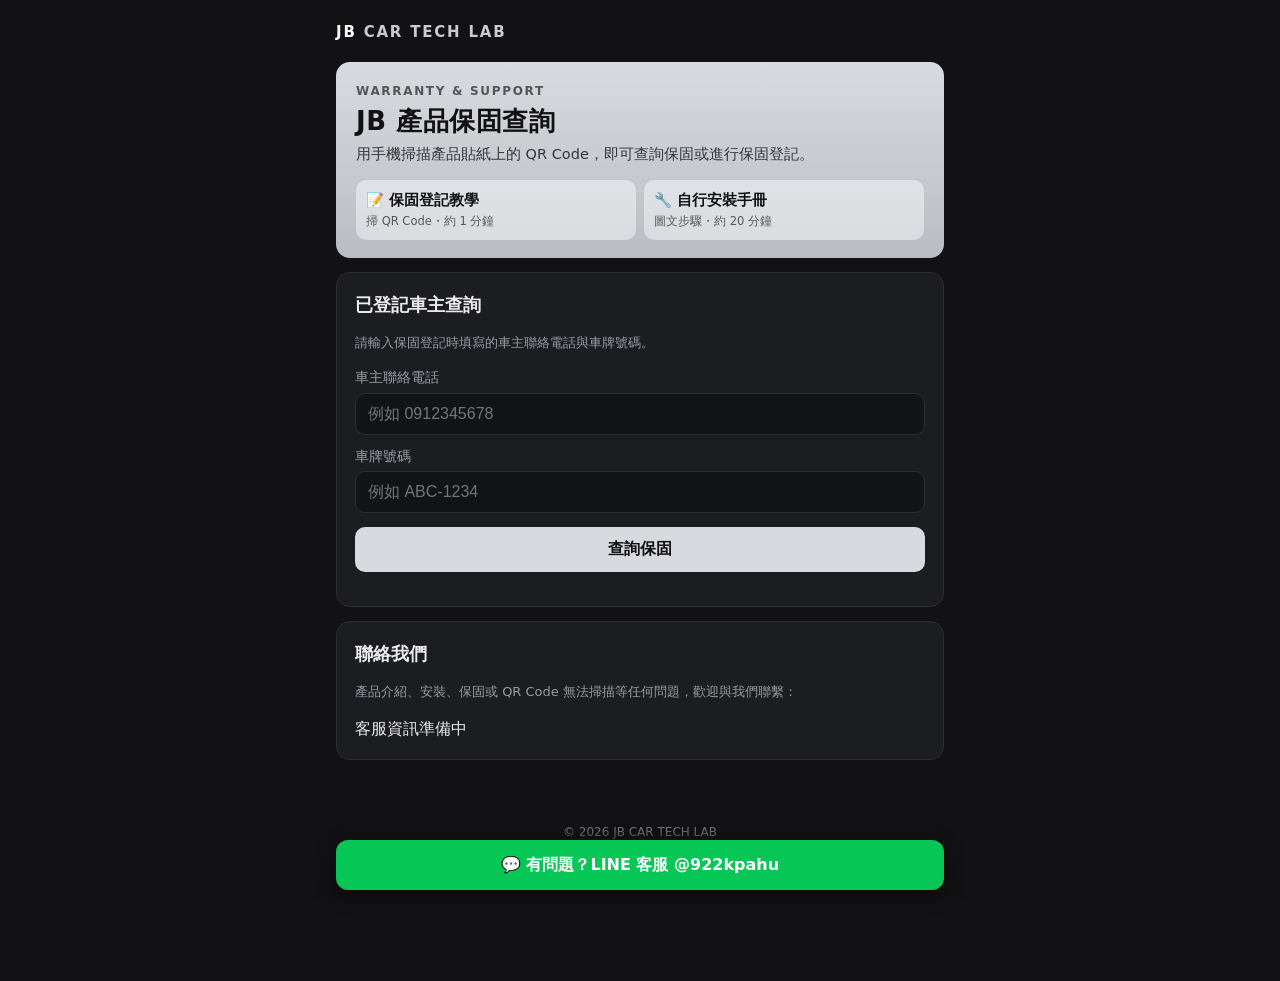
<file: index.html>
<!doctype html>
<html lang="zh-Hant">
<head>
<meta charset="utf-8">
<meta name="viewport" content="width=device-width,initial-scale=1">
<title>JB 產品保固查詢</title>
<meta name="robots" content="noindex">
<link rel="icon" href="data:image/svg+xml,%3Csvg xmlns='http://www.w3.org/2000/svg' viewBox='0 0 32 32'%3E%3Crect width='32' height='32' rx='6' fill='%23c9cbd0'/%3E%3Ctext x='16' y='22' font-family='Arial,sans-serif' font-size='15' font-weight='800' text-anchor='middle' fill='%23111'%3EJB%3C/text%3E%3C/svg%3E">
<style>
  :root{--bg:#121214;--card:#1c1d21;--line:#2c2e34;--text:#ececef;--muted:#9a9ca5;--silver:#c9cbd0;
        --ok:#3ecf8e;--warn:#f5b84a;--bad:#ef5a5a;--accent:#d8dadf}
  *{box-sizing:border-box}
  body{margin:0;background:var(--bg);color:var(--text);font-family:"Microsoft JhengHei","PingFang TC","Noto Sans TC",system-ui,sans-serif;line-height:1.6}
  main{max-width:640px;margin:0 auto;padding:20px 16px 40px}
  header{display:flex;align-items:center;gap:10px;margin-bottom:18px}
  .logo{font-weight:800;letter-spacing:.12em;font-size:15px;color:var(--silver);text-decoration:none}
  .logo b{color:#fff}
  .card{background:var(--card);border:1px solid var(--line);border-radius:14px;padding:18px;margin-bottom:14px}
  .hero{background:linear-gradient(180deg,#d9dbe0,#b9bcc3);color:#111;border-radius:14px;padding:20px 20px 18px;margin-bottom:14px}
  .hero h1{margin:4px 0 4px;font-size:26px;line-height:1.3;letter-spacing:.02em}
  .hero p{margin:0;font-size:14.5px;opacity:.8}
  .kicker{font-size:12px;letter-spacing:.14em;font-weight:700;opacity:.65}
  .hero-links{display:grid;grid-template-columns:1fr 1fr;gap:8px;margin-top:14px}
  .hero-links a{background:rgba(255,255,255,.45);border-radius:10px;padding:9px 10px;color:#111;text-decoration:none;font-weight:700;font-size:14.5px}
  .hero-links small{display:block;font-weight:400;font-size:11.5px;opacity:.65}
  .dock{position:fixed;left:0;right:0;bottom:0;padding:10px 16px calc(10px + env(safe-area-inset-bottom));background:linear-gradient(180deg,rgba(18,18,20,0),rgba(18,18,20,.96) 35%);z-index:5}
  .dock a{max-width:608px;margin:0 auto;display:flex;align-items:center;justify-content:center;gap:8px;padding:12px;border-radius:12px;background:#06C755;color:#fff;font-weight:800;text-decoration:none;box-shadow:0 6px 20px rgba(0,0,0,.4)}
  .plate{background:linear-gradient(180deg,#d9dbe0,#b9bcc3);color:#111;border-radius:14px;padding:20px 20px 18px;margin-bottom:14px}
  h2.section{font-size:13px;color:var(--muted);letter-spacing:.14em;margin:30px 4px 10px;font-weight:700}
  details.qa{border-top:1px solid var(--line);padding:10px 0}
  details.qa:first-of-type{border-top:0}
  details.qa summary{cursor:pointer;font-weight:700;list-style:none;display:flex;justify-content:space-between;gap:10px}
  details.qa summary::-webkit-details-marker{display:none}
  details.qa summary::after{content:"+";color:var(--muted);font-weight:400}
  details.qa[open] summary::after{content:"−"}
  details.qa[open] summary{margin-bottom:6px}
  details.terms-box summary{cursor:pointer;font-weight:700;padding:2px 0;list-style:none;display:flex;justify-content:space-between}
  details.terms-box summary::-webkit-details-marker{display:none}
  details.terms-box summary::after{content:"+";color:var(--muted);font-weight:400}
  details.terms-box[open] summary::after{content:"−"}
  details.terms-box[open] summary{margin-bottom:8px}
  .vbox{position:relative;width:100%;aspect-ratio:16/9;margin:0 0 14px;border-radius:10px;overflow:hidden;background:#000}
  .vbox.tall{aspect-ratio:9/16;max-width:300px;margin-left:auto;margin-right:auto}
  .vbox iframe{position:absolute;inset:0;width:100%;height:100%;border:0}
  .pframe{background:linear-gradient(180deg,#d9dbe0,#b9bcc3);border-radius:10px;padding:12px;margin:0 0 14px}
  .pframe img{display:block;width:100%;max-width:380px;height:auto;margin:0 auto}
  .plate .model{font-weight:800;font-size:24px;letter-spacing:.02em}
  .plate .name{font-weight:700;font-size:15px}
  .plate .en{font-size:12px;letter-spacing:.08em;opacity:.8}
  .plate .sn{font-family:Consolas,monospace;font-weight:700;margin-top:6px}
  .badge{display:inline-flex;align-items:center;gap:6px;font-weight:700;border-radius:999px;padding:4px 12px;font-size:14px}
  .b-ok{background:rgba(62,207,142,.15);color:var(--ok)} .b-warn{background:rgba(245,184,74,.15);color:var(--warn)}
  .b-bad{background:rgba(239,90,90,.15);color:var(--bad)}
  .genuine{color:var(--ok);font-weight:700;margin-bottom:8px}
  dl{display:grid;grid-template-columns:auto 1fr;gap:6px 14px;margin:12px 0 0}
  dt{color:var(--muted)} dd{margin:0;font-weight:600}
  h2{font-size:18px;margin:0 0 10px}
  .desc{white-space:pre-line;color:var(--text)}
  label{display:block;font-size:14px;color:var(--muted);margin:10px 0 4px}
  input{width:100%;padding:11px 12px;border-radius:10px;border:1px solid var(--line);background:#121317;color:var(--text);font-size:16px}
  button{margin-top:14px;width:100%;padding:12px;border:0;border-radius:10px;background:var(--accent);color:#111;font-weight:800;font-size:16px;cursor:pointer}
  button:disabled{opacity:.6;cursor:wait}
  button.pick{display:block;text-align:left;background:#121317;color:var(--text);border:1px solid var(--line);font-weight:600;margin-top:10px}
  button.pick .note{margin:2px 0 6px}
  .spin{display:inline-block;width:16px;height:16px;margin-right:8px;vertical-align:-3px;border:2px solid rgba(0,0,0,.25);border-top-color:#111;border-radius:50%;animation:spin .8s linear infinite}
  @keyframes spin{to{transform:rotate(360deg)}}
  .note{font-size:13px;color:var(--muted)}
  .site-foot{text-align:center;font-size:12px;line-height:1.8;color:var(--muted);opacity:.7;padding:8px 16px 96px}
  .site-foot .ver{display:block;font-size:11px;opacity:.6;letter-spacing:.05em}
  .fixed{margin:0;padding:11px 12px;border-radius:10px;border:1px dashed var(--line);color:var(--muted);font-size:15px}
  .desc .li{padding-left:1em;text-indent:-1em}
  .desc .gap{height:.6em}
  .rfig{margin:8px 0 10px}
  .rfig img{display:block;width:100%;max-width:320px;height:auto;border-radius:10px;border:1px solid var(--line)}
  .rfig figcaption{font-size:12.5px;color:var(--muted);margin-top:4px}
  .terms{font-size:14px;color:var(--muted)}
  .privacy{margin:14px 0 0}
  .tip{background:rgba(245,184,74,.12);color:var(--warn);border-radius:10px;padding:10px 12px;font-size:14px;font-weight:700;margin:0 0 8px}
  .err{color:var(--bad);font-weight:700}
  a{color:var(--silver)}
  .line-btn{display:block;text-align:center;margin:8px 0 6px;padding:11px 12px;border-radius:12px;background:#06C755;color:#fff;font-weight:800;font-size:16px;text-decoration:none;line-height:1.35}
  .line-btn small{display:block;font-weight:600;font-size:12.5px;opacity:.9;letter-spacing:.03em}
  .social-title{margin:16px 0 6px}
  .chips{display:flex;flex-wrap:wrap;gap:8px}
  .chip{display:inline-flex;align-items:center;gap:6px;padding:7px 12px;border:1px solid var(--line);border-radius:999px;background:#121317;color:var(--text);text-decoration:none;font-size:14px}
  .chip b{font-weight:700;color:var(--muted);font-size:12.5px}
  .guide-btns{display:grid;gap:8px;margin:0 0 14px}
  .guide-btn{display:flex;align-items:center;gap:12px;padding:12px 14px;border:1px solid var(--line);border-radius:12px;background:#121317;color:var(--text);text-decoration:none}
  .guide-btn .gi{font-size:22px;line-height:1}
  .guide-btn b{display:block;font-size:15.5px}
  .guide-btn small{display:block;color:var(--muted);font-size:12.5px}
  .guide-btn::after{content:"›";margin-left:auto;color:var(--muted);font-size:22px}
  .loading{color:var(--muted);text-align:center;padding:40px 0}
</style>
</head>
<body>
<main>
  <header><a class="logo" href="./"><b>JB</b> CAR TECH LAB</a></header>
  <div id="app"><div class="loading">查詢中…</div></div>
</main>
<div class="dock"><a href="https://lin.ee/WItu7Ju" target="_blank" rel="noopener">💬 有問題？LINE 客服 @922kpahu</a></div>
<footer class="site-foot">© 2026 JB CAR TECH LAB<br>Designed by focuswagonjie<span class="ver" id="ver"></span></footer>
<script>
// ★ 部署 Apps Script 後，把「網頁應用程式網址」貼到這裡
const API_URL = "https://script.google.com/macros/s/AKfycbwW6cVUaaKrmGk8QBFLBNxADI74mFKTtqfoVvI-eaaAqwtRq9oNiKyJZC119Qr0ISgSNg/exec";

const qs = new URLSearchParams(location.search);
const SN = (qs.get("s") || "").trim(), KEY = (qs.get("k") || "").trim();
const app = document.getElementById("app");

function el(tag, attrs = {}, ...kids) {
  const e = document.createElement(tag);
  for (const [k, v] of Object.entries(attrs)) k === "class" ? e.className = v : e.setAttribute(k, v);
  for (const c of kids) if (c != null) e.append(c instanceof Node ? c : document.createTextNode(String(c)));
  return e;
}
// 文字轉超連結：支援 [顯示文字](網址) 與直接貼的 https:// 網址；只允許 http(s) / tel: / mailto:
// 多行文字：每行一個區塊；「・」「•」「-」開頭的行換行時對齊項目符號後的文字；空行 = 段落間距
function richText(text) {
  return String(text).split(/\r?\n/).map(line => {
    const t = line.trim();
    if (!t) return el("div", { class: "gap" });
    // 圖片：整行寫 ![說明](檔名.webp)；只接受與網頁同資料夾的檔名或 https 網址
    const im = t.match(/^!\[([^\]]*)\]\(((?:https:\/\/)?[\w./-]+\.(?:webp|png|jpe?g|gif))\)$/i);
    if (im) {
      const img = el("img", { class: "rimg", src: im[2], alt: im[1], loading: "lazy", decoding: "async" });
      const fig = el("figure", { class: "rfig" }, img, im[1] ? el("figcaption", {}, im[1]) : null);
      img.addEventListener("error", () => fig.remove());
      return fig;
    }
    return el("div", { class: /^[・•\-]/.test(t) ? "li" : "" }, ...linkify(t));
  });
}
function linkify(text) {
  const out = [], re = /\[([^\]]+)\]\(((?:https?:\/\/|tel:|mailto:)[^\s)]+)\)|(https?:\/\/[^\s<>()（）]+)/g;
  let last = 0, m;
  while ((m = re.exec(text))) {
    out.push(text.slice(last, m.index));
    const href = m[2] || m[3], label = m[1] || m[3];
    out.push(el("a", href.startsWith("http") ? { href, target: "_blank", rel: "noopener" } : { href }, label));
    last = re.lastIndex;
  }
  out.push(text.slice(last));
  return out;
}
// 客服區：LINE 連結做成主要按鈕（優先聯繫），其他社群連結（Facebook、TikTok…）縮成「最新資訊」小字
function supportNodes(text) {
  if (!text) return ["客服資訊準備中"];
  const re = /\[([^\]]+)\]\((https?:\/\/[^\s)]+)\)|(https?:\/\/[^\s<>()（）]+)/g, links = [];
  let m; while ((m = re.exec(text))) links.push({ href: m[2] || m[3], label: m[1] || m[3] });
  const isLine = l => /lin\.ee|line\.me/i.test(l.href);
  const line = links.find(isLine);
  if (!line) return [el("div", { class: "desc" }, ...linkify(text))];
  const others = links.filter(l => !isLine(l));
  const rest = text.replace(re, "").split(/\n/).map(t => t.trim()).filter(Boolean);   // 連結以外的文字（電話、Email、營業時間…）照常顯示
  return [
    el("a", { class: "line-btn", href: line.href, target: "_blank", rel: "noopener" }, "💬 加入 LINE 客服諮詢",
      (line.label.match(/@[\w.-]+/) ? el("small", {}, "LINE ID " + line.label.match(/@[\w.-]+/)[0]) : null)),
    el("p", { class: "note" }, "安裝、保固、產品問題請優先透過 LINE 客服聯繫，回覆最快。"),
    ...rest.map(t => el("div", { class: "desc" }, ...linkify(t))),
    others.length ? el("p", { class: "note social-title" }, "最新消息與活動") : null,
    others.length ? el("div", { class: "chips" }, ...others.map(l => {   // 標籤格式「名稱 | 平台」→ 顯示「平台 名稱」
      const [name, plat] = l.label.includes("|") ? l.label.split("|").map(t => t.trim()) : ["", l.label];
      return el("a", { class: "chip", href: l.href, target: "_blank", rel: "noopener" }, el("b", {}, plat), name);
    })) : null,
  ].filter(Boolean);
}
const STATUS = {
  active: ["b-ok", "✓ 保固中"], expired: ["b-bad", "保固已過期"], repair: ["b-warn", "維修處理中"],
  replaced: ["b-warn", "已更換新品"], notShipped: ["b-warn", "尚未出貨登記"], void: ["b-bad", "序號已作廢"],
  "待安裝登記": ["b-warn", "保固尚未啟用"]   // 店家件未登記（試算表狀態欄寫「待安裝登記」）
};

async function api(params) {
  const u = new URL(API_URL); Object.entries(params).forEach(([k, v]) => u.searchParams.set(k, v));
  const r = await fetch(u.toString()); return r.json();
}

// ── 產品共用元件（保固頁與官網首頁共用）
function plateBox(p, sn) {   // 銀色名牌：型號 / 名稱 / 英文名 ｜ 車型 / （序號）
  return el("div", { class: "plate" },
    el("div", { class: "kicker" }, sn ? "WARRANTY CHECK" : "PRODUCT"),
    el("div", { class: "model" }, p.model), el("div", { class: "name" }, p.name),
    el("div", { class: "en" }, (p.nameEn || "") + (p.vehicle ? " ｜ FOR " + p.vehicle.toUpperCase() : "")),
    sn ? el("div", { class: "sn" }, "SN: " + sn) : null);
}
function featureCard(p) {    // 功能說明：上方放產品圖（與 index.html 同資料夾的「<型號>.webp」；找不到就不顯示）
  const pimg = el("img", { src: encodeURIComponent(p.model) + ".webp", alt: p.model + " 產品圖", width: "720", height: "489", decoding: "async", loading: "lazy" });
  const pframe = el("div", { class: "pframe" }, pimg);
  pimg.addEventListener("error", () => pframe.remove());
  return el("div", { class: "card" }, el("h2", {}, "功能說明"), pframe, videoBox(p.video),
    p.description ? el("div", { class: "desc" }, ...richText(p.description)) : null);
}
// YouTube 影片（試算表「影片」欄貼網址）：支援 youtu.be / watch?v= / shorts / embed；Shorts 直式，其他橫式
function videoBox(url) {
  const m = String(url || "").match(/(?:youtu\.be\/|[?&]v=|\/shorts\/|\/embed\/)([\w-]{11})/);
  if (!m) return null;
  const tall = /\/shorts\//.test(url);
  return el("div", { class: "vbox" + (tall ? " tall" : "") },
    el("iframe", { src: "https://www.youtube-nocookie.com/embed/" + m[1] + "?rel=0&playsinline=1", title: "產品影片",
      loading: "lazy", allow: "accelerometer; encrypted-media; gyroscope; picture-in-picture; fullscreen", allowfullscreen: "" }));
}
// 車主手冊按鈕：安裝手冊（試算表「安裝說明連結」有網址才顯示）＋ 保固登記教學（固定 register.html）
function manualLine(p) {
  const btn = (href, icon, t, sub) => el("a", { class: "guide-btn", href }, el("span", { class: "gi" }, icon), el("span", {}, el("b", {}, t), el("small", {}, sub)));
  const list = [btn("register.html", "📝", "保固登記教學", "安裝前先登記・約 1 分鐘")];   // 順序 = 車主流程：先登記、再安裝
  if (/^(https?:\/\/|[\w-]+\.html)/i.test(p.manual || "")) list.push(btn(p.manual, "🔧", "自行安裝手冊", "圖文步驟・約 20 分鐘"));
  return el("div", { class: "guide-btns" }, ...list);
}

function render(d) {
  app.replaceChildren();
  if (!d.ok) { app.append(el("div", { class: "card" }, el("p", { class: "err" }, d.error || "查詢失敗"))); return; }
  app.append(plateBox(d, d.sn));

  const [cls, txt] = STATUS[d.status] || ["b-warn", d.status];
  const card = el("div", { class: "card" }, el("div", { class: "genuine" }, "✔ 正版商品認證"), el("span", { class: "badge " + cls }, txt));
  const dl = el("dl");
  const row = (k, v) => v && dl.append(el("dt", {}, k), el("dd", {}, v));
  row("適用車型", d.vehicle);
  if (d.status === "待安裝登記" && !d.needShop) row("保固起算", "尚未登記");   // 自行安裝件期限內未登記
  if (d.start) row("保固起算", d.start + (d.startByInstall ? (d.needShop ? "（安裝日）" : "（登記日）") : "（依出貨日自動起算）"));
  if (d.end) row("保固到期", d.end + (d.status === "active" ? `（剩 ${d.daysLeft} 天）` : ""));
  row("保固期", d.warrantyMonths + " 個月");
  if (d.registered) row("安裝店家", d.shop || "—");
  if (d.registered) row("登記車牌", d.plate);
  row("PCB / 韌體", [d.pcb, d.fw].filter(Boolean).join(" / "));
  card.append(dl);
  if (d.status === "待安裝登記") card.append(el("p", { class: "note" }, d.needShop ? "此商品由授權店家安裝，店家完成安裝登記後，保固才開始起算。"
    : `請於 ${d.registerDeadline} 前完成登記，保固從登記當天起算。`));
  if (d.status === "active" && !d.registered && d.canRegister)   // 逾期未登記：保固已自動起算，但提醒補登
    card.append(el("p", { class: "tip" }, "⚠ 尚未登記：保固已依出貨日自動起算。請盡速於下方登記聯絡電話與車牌，確保保固資料完整，日後維修、更換更順利。"));
  if (d.justRegistered) card.append(el("p", { class: "note" }, "✓ 保固登記完成"));
  else if (d.registered) card.append(el("p", { class: "note" }, "如登記資料有誤或非本人登記，請聯絡客服或安裝店家。"));
  app.append(card);
  if (!d.needShop) app.append(manualLine(d));   // 車主手冊放在狀態卡下方；店家件不顯示（店家有 PDF 手冊）

  if (d.canRegister) app.append(registerForm(d));

  app.append(featureCard(d));
  if (d.terms) app.append(el("div", { class: "card" }, el("h2", {}, "保固與注意事項"), el("div", { class: "desc terms" }, ...richText(d.terms))));
  // 常見問題：店家件登記前（店家登記畫面）不顯示；登記後車主查詢仍顯示，方便故障排除
  const fc = (d.needShop && !d.registered) ? null : faqCard(d.faq); if (fc) app.append(fc);
  const links = el("div", { class: "card" }, el("h2", {}, "客服"));
  links.append(...supportNodes(d.support));
  app.append(links);
}

// 車牌顯示用（與後端 fmtPlate_ 相同規則）：ABC1234 → ABC-1234；實際寫入以後端為準
function fmtPlate(s) {
  const v = String(s || "").toUpperCase().replace(/\s/g, "");
  if (v.includes("-")) return v;
  const m = v.match(/^([A-Z]+)(\d+)$/) || v.match(/^(\d+)([A-Z]+)$/);
  return m ? m[1] + "-" + m[2] : v;
}

function registerForm(d) {
  const now = new Date(); const iso = new Date(now.getTime() - now.getTimezoneOffset() * 6e4).toISOString().slice(0, 10);
  const date = el("input", { type: "date", min: d.registerMin, max: iso, value: iso, required: "" });   // 店家件：預設今天，可往回選
  const shop = el("input", { type: "text", maxlength: "30", autocomplete: "off", autocapitalize: "characters", placeholder: "由安裝店家填寫", required: "" });
  const phone = el("input", { type: "tel", inputmode: "numeric", maxlength: "15", placeholder: "例如 0912345678", required: "" });
  const plate = el("input", { type: "text", maxlength: "10", autocapitalize: "characters", autocomplete: "off", placeholder: "例如 ABC-1234", required: "" });
  // 輸入時即時過濾：電話只留數字；車牌只留英文、數字、-（自動轉大寫）
  const only = (inp, fn) => inp.addEventListener("input", () => { const v = fn(inp.value); if (v !== inp.value) inp.value = v; });
  only(phone, v => v.replace(/\D/g, ""));
  only(plate, v => v.toUpperCase().replace(/[^A-Z0-9-]/g, ""));
  const shopFields = d.needShop ? [el("label", {}, "店家代碼（授權店家安裝時由店家填寫）（必填）"), shop] : [];
  const msg = el("p", { class: "err" });
  // 店家件（期限內）：選安裝日（預設今天）；自行安裝件或逾期：保固起算固定為出貨日 + N 天，不能選
  const late = d.lateRegister;                       // 逾期：起算日固定為出貨日 + N 天
  const selfNow = !d.needShop && !d.lateRegister;    // 自行安裝件期限內：從登記當天起算
  const BTN = "登記保固";
  const btn = el("button", { type: "submit" }, BTN);
  const dateFields = selfNow
    ? [el("label", {}, "保固起算日"), el("p", { class: "fixed" }, `${iso}（今天登記，從登記日起算）`)]
    : late
    ? [el("label", {}, "保固起算日"), el("p", { class: "fixed" }, `${d.start}（出貨日 + ${d.defaultDays} 天自動起算）`)]
    : [el("label", {}, "安裝日期（必填，預設今天）"), date];
  const form = el("form", { class: "card", novalidate: "" },
    el("h2", {}, d.needShop && d.lateRegister ? "補登保固資料" : "保固登記"),
    d.needShop ? el("p", { class: "tip" }, "本商品為授權店家安裝件，請由安裝店家協助登記。") : null,
    el("p", { class: "note" }, selfNow
      ? `${d.registerDeadline} 前登記，保固從登記當天起算；未登記則自出貨日 + ${d.defaultDays} 天起算。送出後不可自行修改。`
      : late
      ? `保固已自動起算。請登記聯絡資料，方便日後保固服務；送出後不可自行修改。`
      : "保固自安裝日起算。請於安裝完成後登記，送出後不可自行修改。"),
    ...dateFields, ...shopFields,
    el("label", {}, "車主聯絡電話（必填）"), phone, el("label", {}, "車牌號碼（必填）"), plate,
    el("p", { class: "note privacy" }, "電話與車牌僅用於保固服務聯絡與身分核對，不會提供給第三方。"),
    btn, msg);
  form.addEventListener("submit", async (e) => {
    e.preventDefault();
    const miss = [...(late ? [] : [[date, "安裝日期"]]), ...(d.needShop ? [[shop, "店家代碼"]] : []), [phone, "車主聯絡電話"], [plate, "車牌號碼"]]
      .filter(([x]) => !x.value.trim()).map(([, n]) => n);
    if (miss.length) { alert("請填寫：" + miss.join("、")); return; }
    const who = d.needShop ? `店家代碼：${shop.value.trim()}` : "車主自行安裝";
    if (!confirm(`請確認登記資料：\n${late ? "保固起算：" + d.start : "安裝日期：" + date.value}\n${who}\n車牌：${fmtPlate(plate.value)}\n電話：${phone.value.trim()}\n\n登記後無法自行修改。`)) return;
    const busy = (on) => {   // 登記中：按鈕轉圈、欄位鎖住
      [btn, date, shop, phone, plate].forEach(x => x.disabled = on);
      btn.replaceChildren(...(on ? [el("span", { class: "spin" }), "登記中，請稍候…"] : [BTN]));
    };
    const fail = (t) => { msg.textContent = t; busy(false); alert(t); };
    busy(true); msg.textContent = "";
    try {
      const r = await api({ action: "register", s: SN, k: KEY, date: late ? "" : date.value, shop: d.needShop ? shop.value : "", phone: phone.value, plate: plate.value });
      if (r.ok) { render(r); window.scrollTo(0, 0); } else fail(r.error || "登記失敗，請稍後再試");
    } catch { fail("連線失敗，請稍後再試"); }
  });
  return form;
}

// 首頁（網址沒有序號）：掃碼說明 + 已登記車主用 電話 + 車牌 查詢 + 客服
// 常見問題文字 → [[問題, 答案], …]；「Q」開頭的行是問題，之後到下一個 Q 之前都是答案（答案開頭的「A：」會去掉）
function faqItems(text) {
  const items = [];
  String(text).split(/\r?\n/).forEach(line => {
    const t = line.trim(), q = t.match(/^Q\s*[：:.、]?\s*(.+)$/i);
    if (q) items.push([q[1], ""]);
    else if (items.length) { const last = items[items.length - 1]; last[1] += (last[1] ? "\n" : "") + t.replace(/^A\s*[：:.、]?\s*/i, ""); }
  });
  return items.map(([q, a]) => [q, a.trim()]).filter(([q, a]) => q && a);
}

// 常見問題卡片（首頁與保固頁共用）；沒有內容回傳 null
function faqCard(text) {
  const qa = faqItems(text || "");
  if (!qa.length) return null;
  return el("div", { class: "card" }, el("h2", {}, "常見問題"),
    ...qa.map(([q, a]) => el("details", { class: "qa" }, el("summary", {}, q), el("div", { class: "desc" }, ...richText(a)))));
}

function landing() {
  const phone = el("input", { type: "tel", inputmode: "numeric", maxlength: "15", placeholder: "例如 0912345678" });
  const plate = el("input", { type: "text", maxlength: "10", autocapitalize: "characters", autocomplete: "off", placeholder: "例如 ABC-1234" });
  phone.addEventListener("input", () => { const v = phone.value.replace(/\D/g, ""); if (v !== phone.value) phone.value = v; });
  plate.addEventListener("input", () => { const v = plate.value.toUpperCase().replace(/[^A-Z0-9-]/g, ""); if (v !== plate.value) plate.value = v; });
  const msg = el("p", { class: "err" });
  const btn = el("button", { type: "submit" }, "查詢保固");
  const form = el("form", { class: "card", novalidate: "" },
    el("h2", {}, "已登記車主查詢"),
    el("p", { class: "note" }, "請輸入保固登記時填寫的車主聯絡電話與車牌號碼。"),
    el("label", {}, "車主聯絡電話"), phone, el("label", {}, "車牌號碼"), plate, btn, msg);
  const support = el("div", {}, "客服資訊載入中…");
  const products = el("div");   // 產品介紹（由試算表「產品」頁載入）
  const faq = el("div", { id: "faq" });   // 常見問題（有資料才顯示）
  app.replaceChildren(
    el("section", { class: "hero" }, el("div", { class: "kicker" }, "WARRANTY & SUPPORT"),
      el("h1", {}, "JB 產品保固查詢"),
      el("p", {}, "用手機掃描產品貼紙上的 QR Code，即可查詢保固或進行保固登記。"),
      el("div", { class: "hero-links" },
        el("a", { href: "register.html" }, "📝 保固登記教學", el("small", {}, "掃 QR Code・約 1 分鐘")),
        el("a", { href: "install.html" }, "🔧 自行安裝手冊", el("small", {}, "圖文步驟・約 20 分鐘")))),
    form, faq, products,
    el("div", { class: "card" }, el("h2", {}, "聯絡我們"), el("p", { class: "note" }, "產品介紹、安裝、保固或 QR Code 無法掃描等任何問題，歡迎與我們聯繫："), support));
  api({ action: "info" }).then(r => {
    support.replaceChildren(...supportNodes(r && r.support));
    const fc = faqCard((r && r.faq) || "");
    if (fc) {
      faq.append(fc);
      if (location.hash === "#faq") faq.scrollIntoView();   // 從 LINE 等處用 #faq 連過來
    }
    const list = (r && r.products) || [];
    if (list.length) products.append(el("h2", { class: "section" }, "產品介紹"));
    list.forEach(p => {
      products.append(plateBox(p), featureCard(p));
      const extra = [manualLine(p),
        p.terms ? el("details", { class: "terms-box" }, el("summary", {}, "保固與注意事項"), el("div", { class: "desc terms" }, ...richText(p.terms))) : null]
        .filter(Boolean);
      if (extra.length) products.append(el("div", { class: "card" }, ...extra));
    });
  }).catch(() => support.replaceChildren("客服資訊準備中"));

  form.addEventListener("submit", async (e) => {
    e.preventDefault();
    const miss = [[phone, "車主聯絡電話"], [plate, "車牌號碼"]].filter(([x]) => !x.value.trim()).map(([, n]) => n);
    if (miss.length) { alert("請填寫：" + miss.join("、")); return; }
    const busy = (on) => {
      [btn, phone, plate].forEach(x => x.disabled = on);
      btn.replaceChildren(...(on ? [el("span", { class: "spin" }), "查詢中，請稍候…"] : ["查詢保固"]));
    };
    const fail = (t) => { msg.textContent = t; busy(false); alert(t); };
    busy(true); msg.textContent = "";
    try {
      const r = await api({ action: "find", phone: phone.value, plate: plate.value });
      if (!r.ok) return fail(r.error || "查詢失敗，請稍後再試");
      const back = () => app.append(el("p", {}, el("a", { href: "./" }, "← 返回查詢")));
      if (r.items.length === 1) { render(r.items[0]); back(); return; }
      // 同一組電話 + 車牌登記多台：列出讓車主選
      app.replaceChildren(el("div", { class: "card" }, el("h2", {}, `找到 ${r.items.length} 筆保固資料`),
        ...r.items.map(it => {
          const [cls, txt] = STATUS[it.status] || ["b-warn", it.status];
          const b = el("button", { type: "button", class: "pick" },
            el("div", {}, it.model + "　" + (it.name || "")), el("div", { class: "note" }, "SN: " + it.sn + "　"), el("span", { class: "badge " + cls }, txt));
          b.addEventListener("click", () => { render(it); back(); });
          return b;
        })));
      back();
    } catch { fail("連線失敗，請稍後再試"); }
  });
}

// 底部版本：用 GitHub 發布時間（document.lastModified）自動產生，每次上傳都會變，不用手動改
{ const t = new Date(document.lastModified), p2 = n => String(n).padStart(2, "0");
  if (!isNaN(t)) document.getElementById("ver").textContent = `v${t.getFullYear()}.${p2(t.getMonth() + 1)}.${p2(t.getDate())}-${p2(t.getHours())}${p2(t.getMinutes())}`; }

(async () => {
  if (!SN || !KEY) { landing(); return; }
  try { render(await api({ s: SN, k: KEY })); }
  catch { app.replaceChildren(el("div", { class: "card" }, el("p", { class: "err" }, "連線失敗，請稍後再試"))); }
})();
</script>
</body>
</html>
</file>
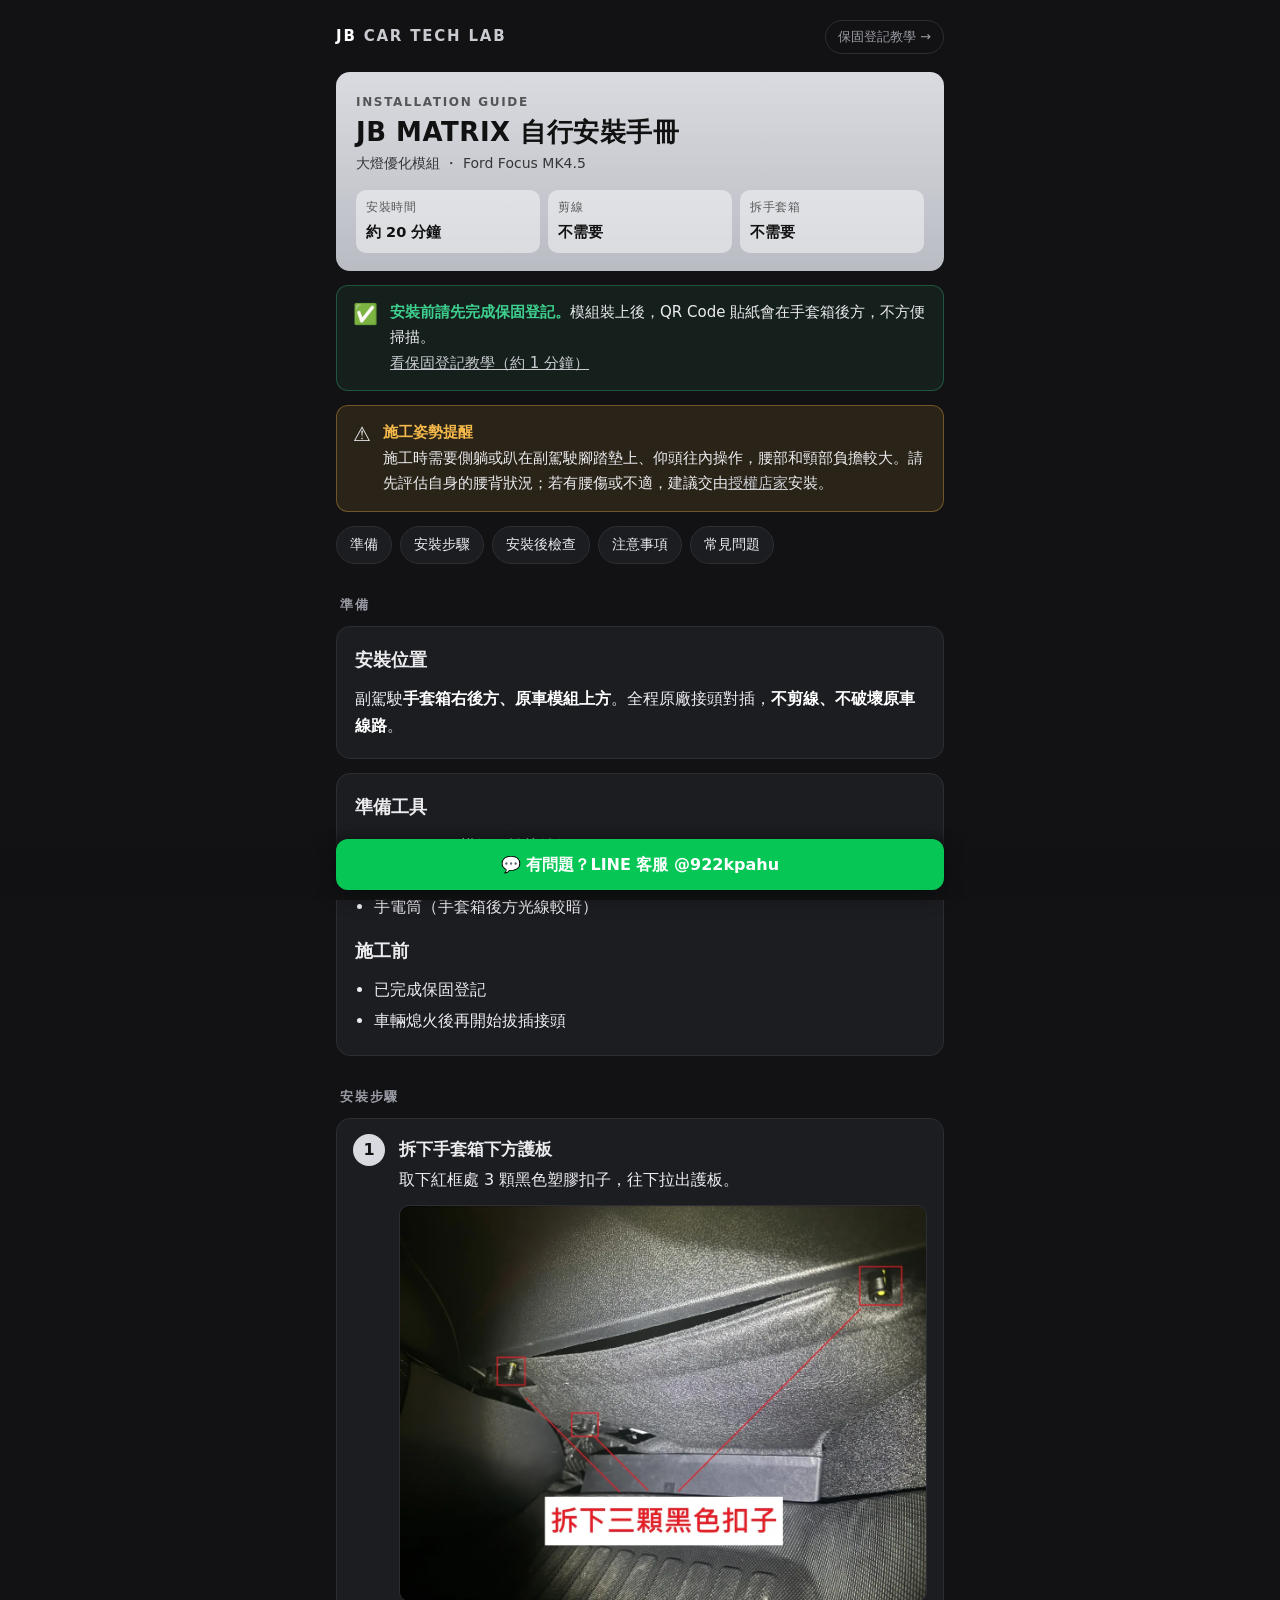
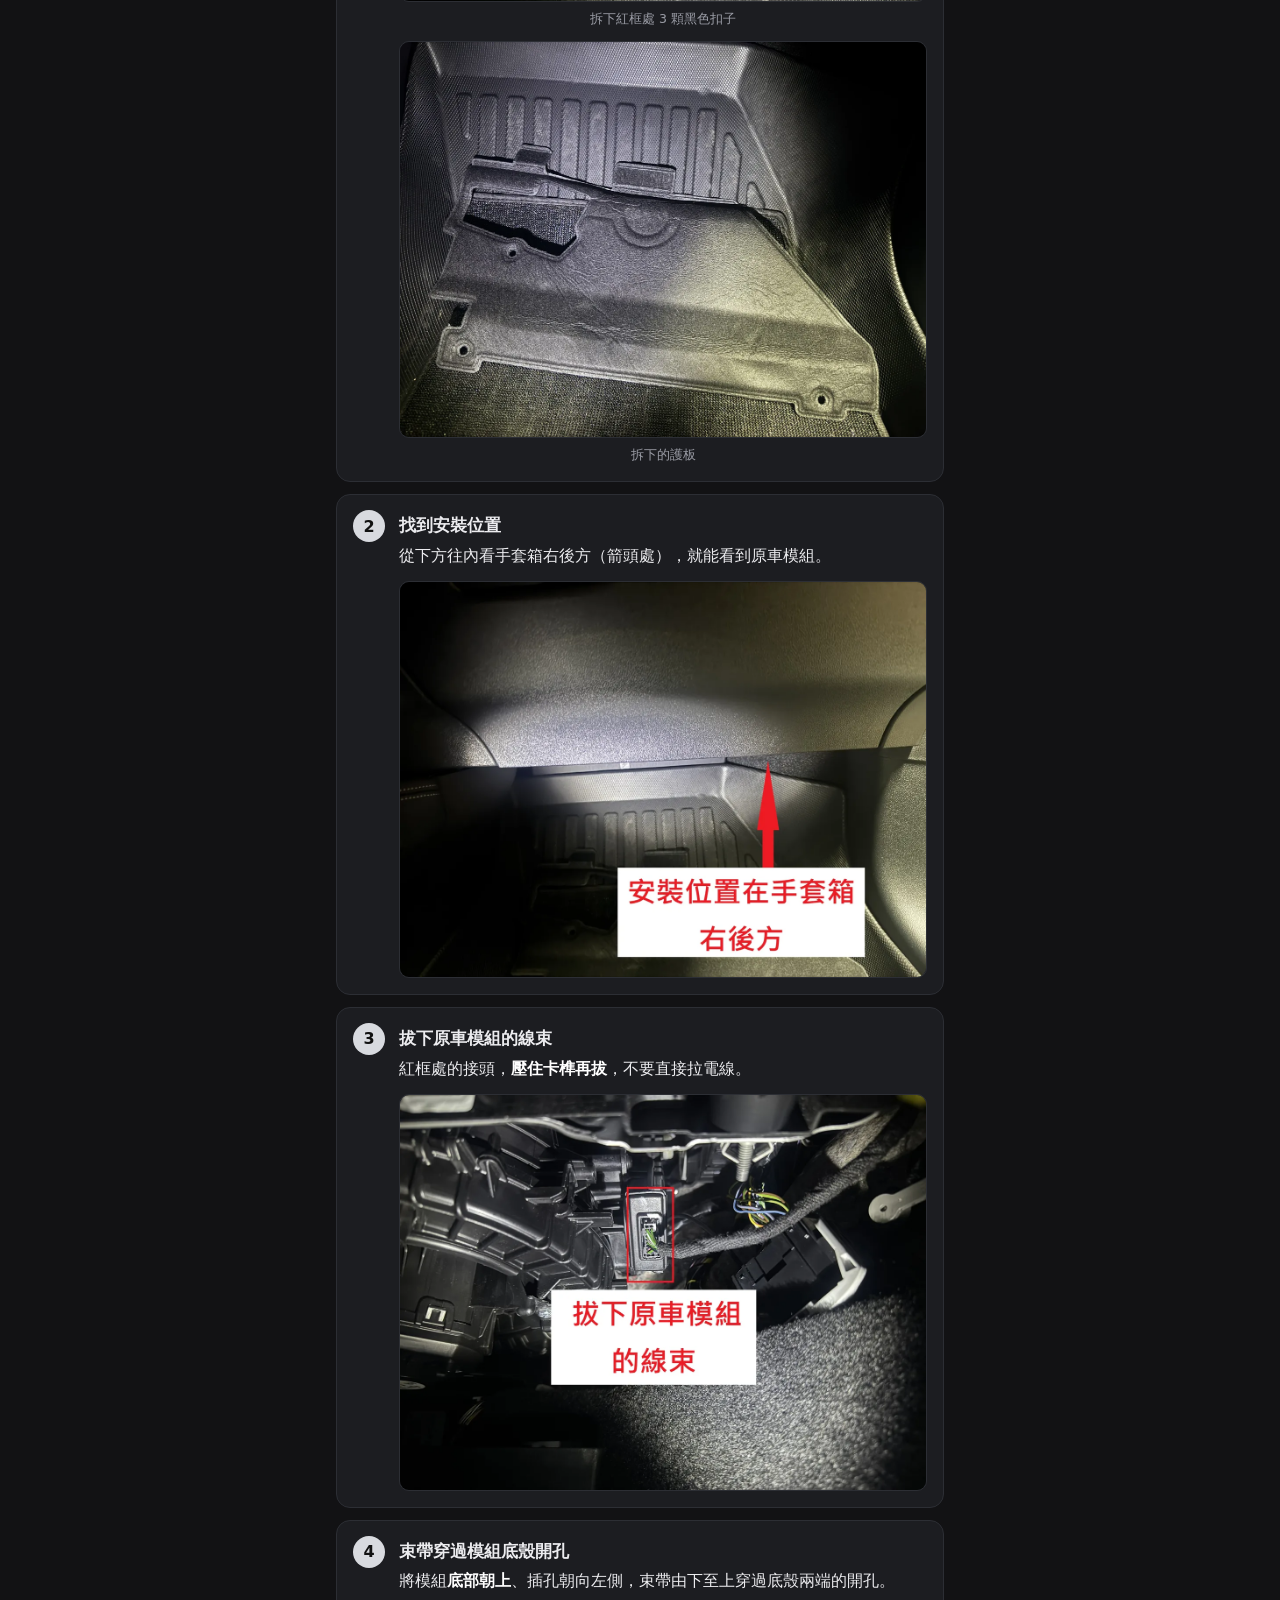
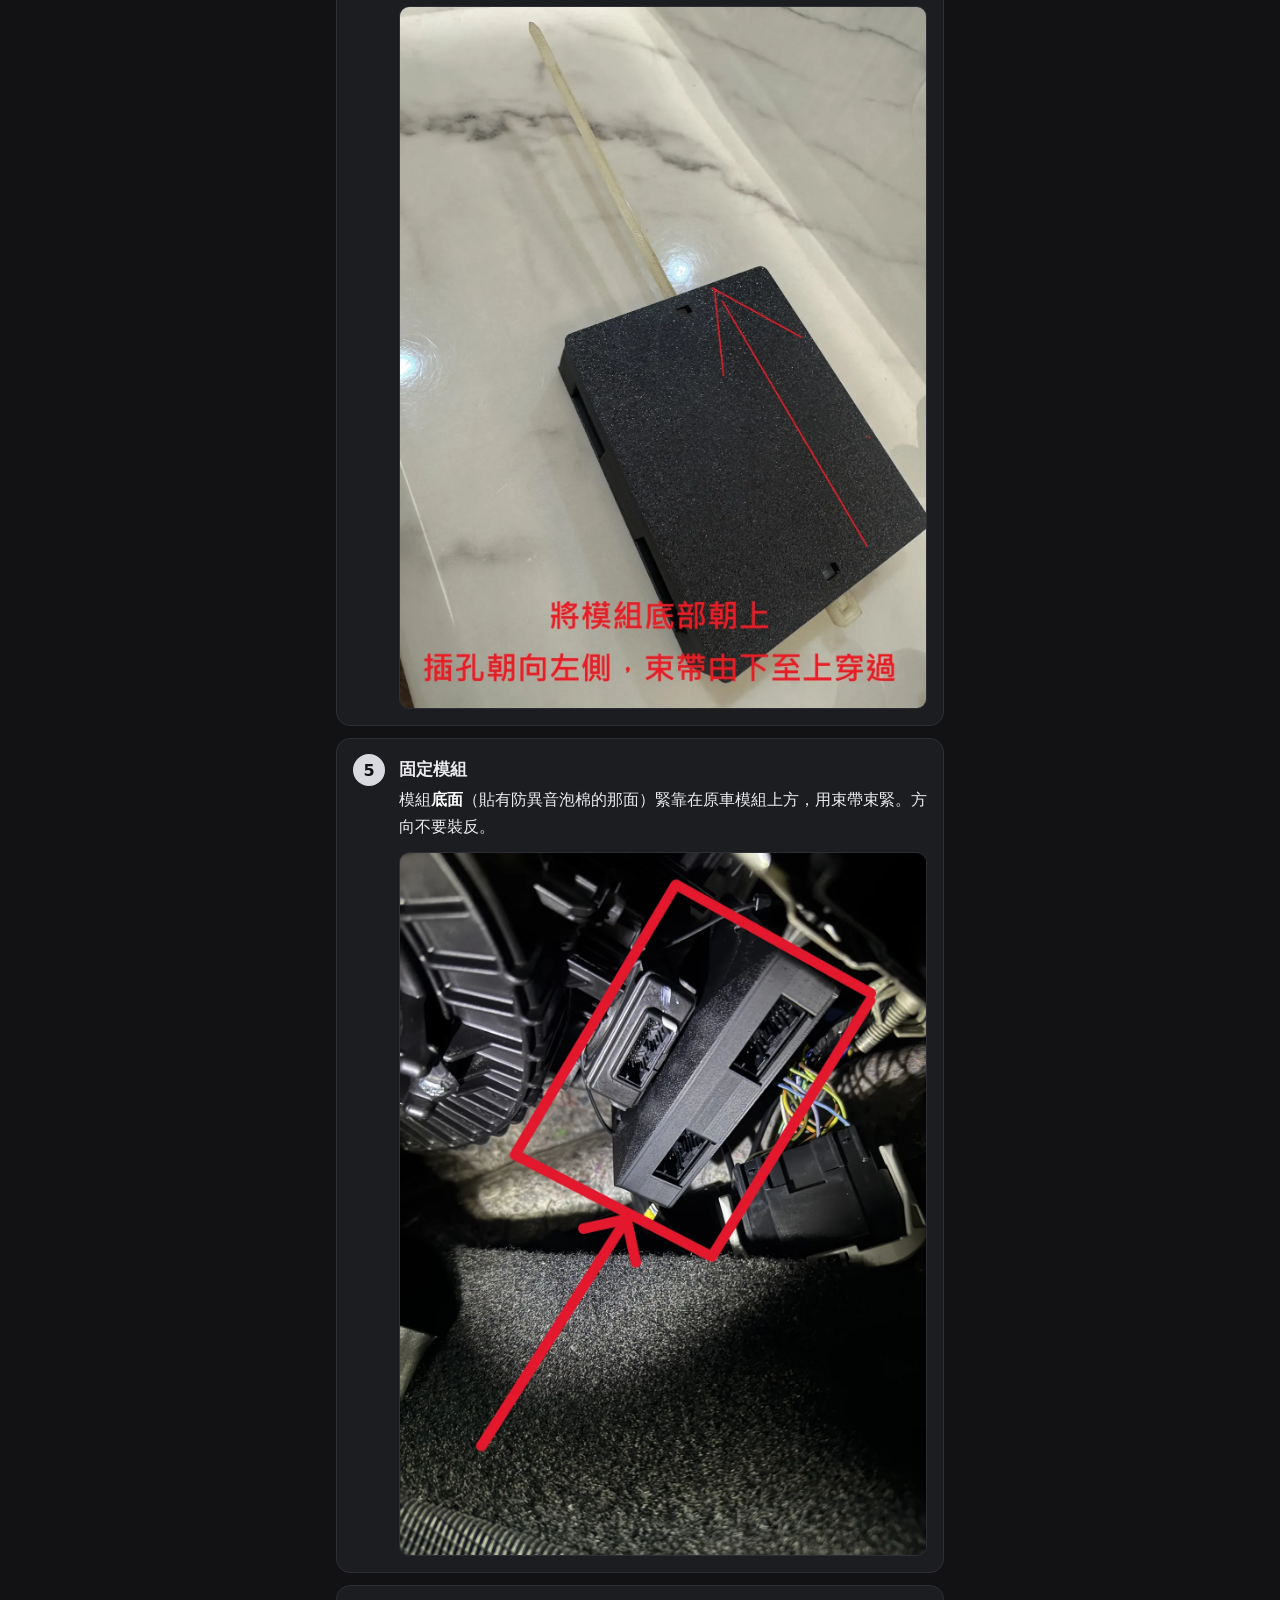
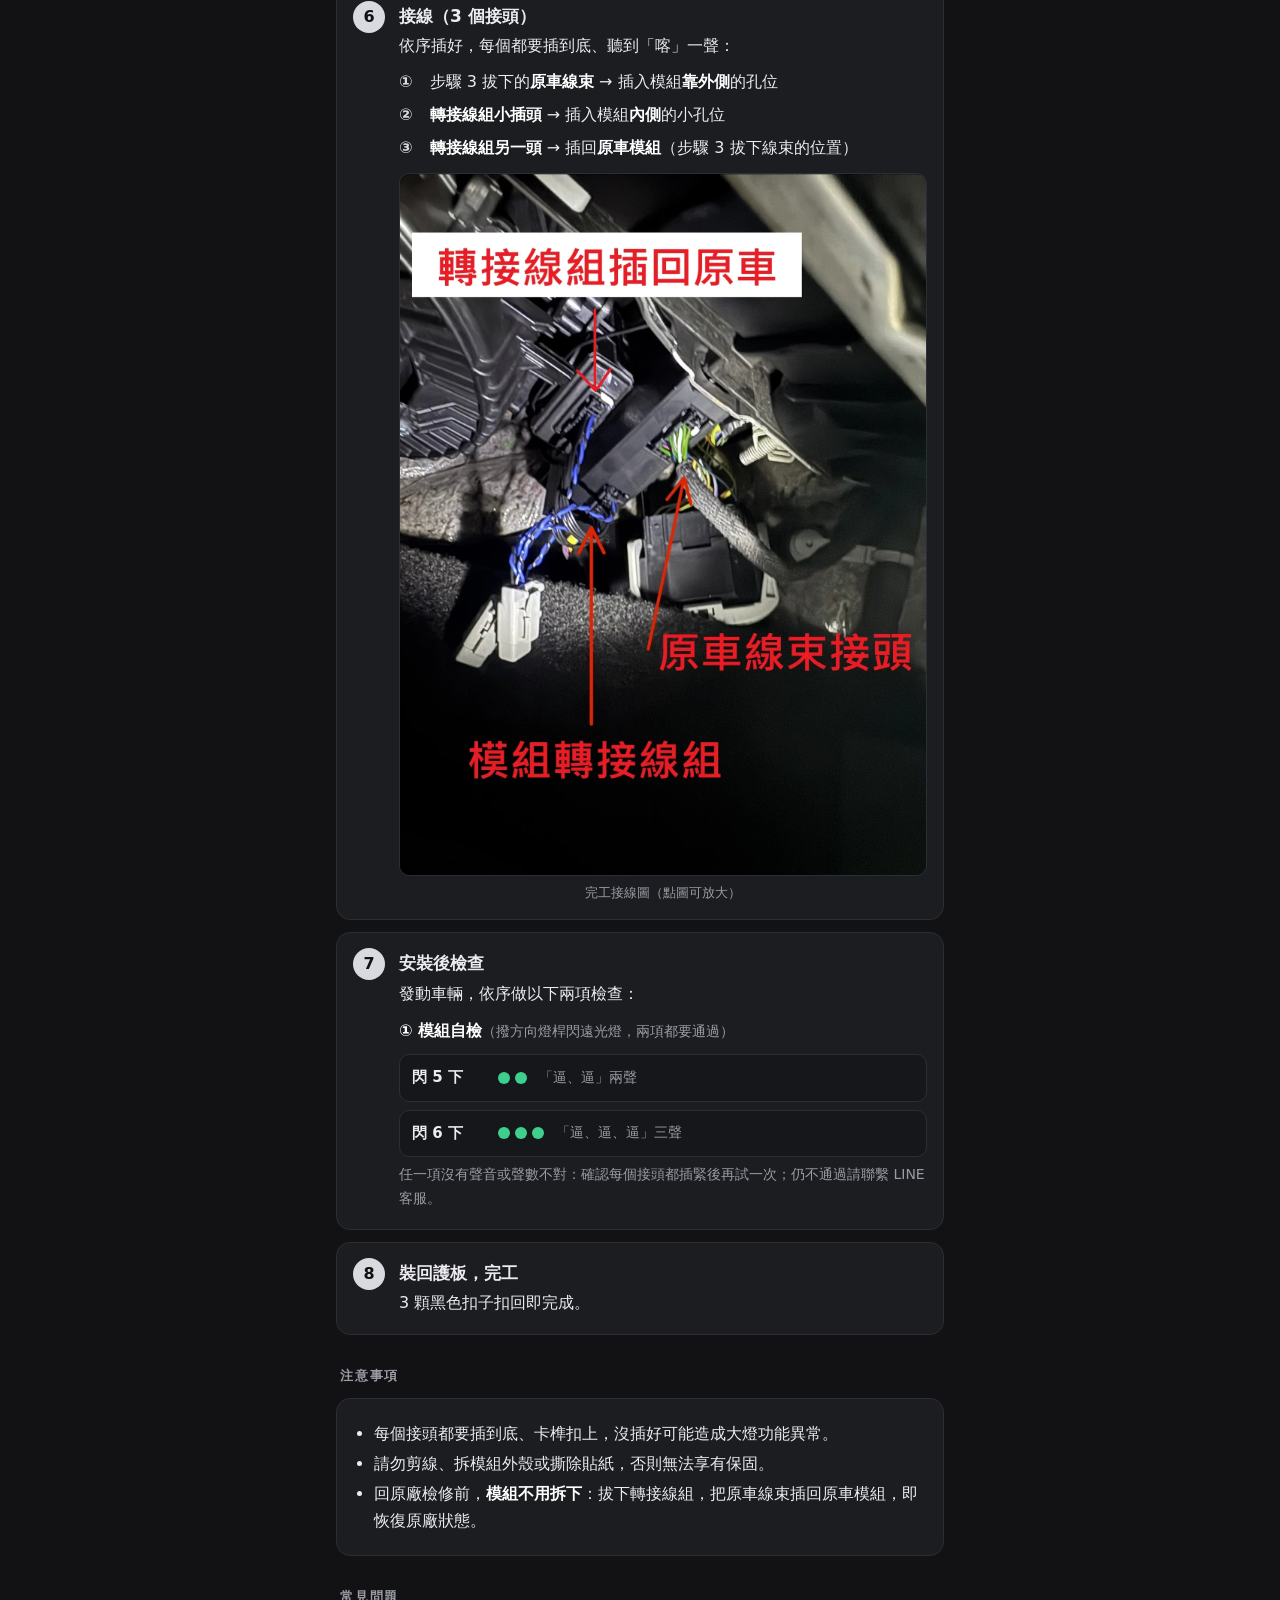
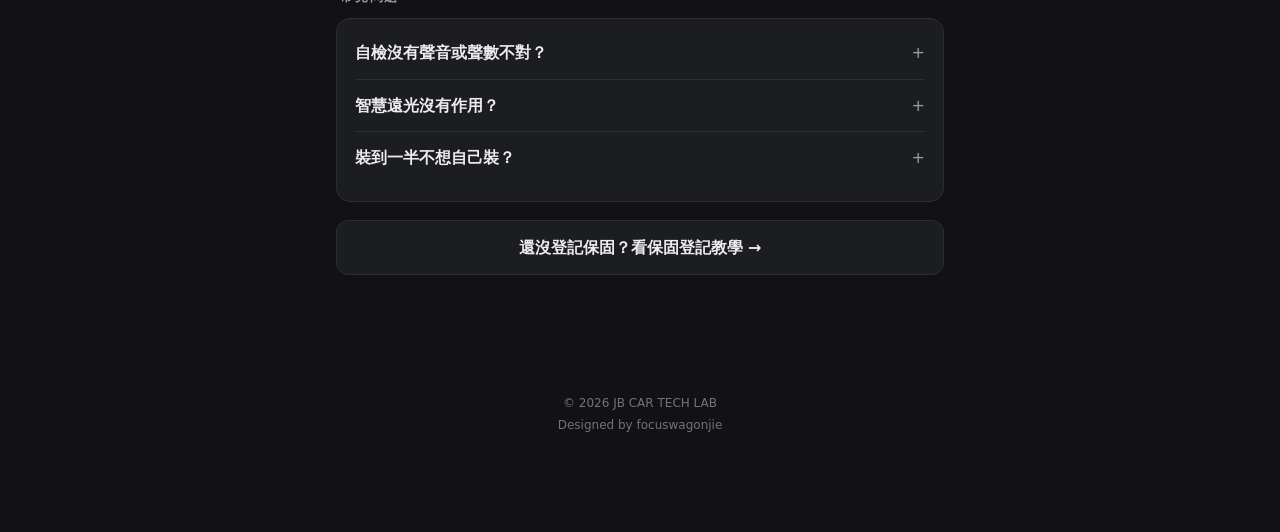
<file: install.html>
<!doctype html>
<html lang="zh-Hant">
<head>
<meta charset="utf-8">
<meta name="viewport" content="width=device-width,initial-scale=1,viewport-fit=cover">
<title>JB MATRIX 自行安裝手冊</title>
<meta name="description" content="JB MATRIX 大燈優化模組（Ford Focus MK4.5）車主自行安裝步驟：手套箱右後方、原廠接頭對插、免剪線。">
<meta name="theme-color" content="#121214">
<link rel="icon" href="data:image/svg+xml,%3Csvg xmlns='http://www.w3.org/2000/svg' viewBox='0 0 32 32'%3E%3Crect width='32' height='32' rx='6' fill='%23c9cbd0'/%3E%3Ctext x='16' y='22' font-family='Arial,sans-serif' font-size='15' font-weight='800' text-anchor='middle' fill='%23111'%3EJB%3C/text%3E%3C/svg%3E">
<link rel="stylesheet" href="guide/guide.css">
</head>
<body>
<main>
  <div class="top">
    <a class="logo" href="./"><b>JB</b> CAR TECH LAB</a>
    <a class="switch" href="register.html">保固登記教學 →</a>
  </div>

  <section class="hero">
    <div class="kicker">INSTALLATION GUIDE</div>
    <h1>JB MATRIX 自行安裝手冊</h1>
    <div class="sub">大燈優化模組 ・ Ford Focus MK4.5</div>
    <div class="facts">
      <div class="fact"><span>安裝時間</span><b>約 20 分鐘</b></div>
      <div class="fact"><span>剪線</span><b>不需要</b></div>
      <div class="fact"><span>拆手套箱</span><b>不需要</b></div>
    </div>
  </section>

  <div class="callout ok">
    <div class="ic">✅</div>
    <div><strong>安裝前請先完成保固登記。</strong>模組裝上後，QR Code 貼紙會在手套箱後方，不方便掃描。<br><a href="register.html">看保固登記教學（約 1 分鐘）</a></div>
  </div>

  <div class="callout warn">
    <div class="ic">⚠️</div>
    <div><strong>施工姿勢提醒</strong><br>施工時需要側躺或趴在副駕駛腳踏墊上、仰頭往內操作，腰部和頸部負擔較大。請先評估自身的腰背狀況；若有腰傷或不適，建議交由<a href="https://lin.ee/WItu7Ju" target="_blank" rel="noopener">授權店家</a>安裝。</div>
  </div>

  <nav class="toc" aria-label="目錄">
    <a href="#prep">準備</a><a href="#steps">安裝步驟</a><a href="#check">安裝後檢查</a><a href="#notes">注意事項</a><a href="#faq">常見問題</a>
  </nav>

  <div class="sec" id="prep">準備</div>
  <div class="card">
    <h2>安裝位置</h2>
    <p style="margin:0">副駕駛<b>手套箱右後方、原車模組上方</b>。全程原廠接頭對插，<b>不剪線、不破壞原車線路</b>。</p>
  </div>
  <div class="card">
    <h2>準備工具</h2>
    <ul class="clean">
      <li>JB MATRIX 模組＋轉接線組</li>
      <li>束帶（穿過模組底殼的開孔）</li>
      <li>手電筒（手套箱後方光線較暗）</li>
    </ul>
    <h2 style="margin-top:16px">施工前</h2>
    <ul class="clean">
      <li>已完成保固登記</li>
      <li>車輛熄火後再開始拔插接頭</li>
    </ul>
  </div>

  <div class="sec" id="steps">安裝步驟</div>
  <ol class="steps">
    <li class="step">
      <h3>拆下手套箱下方護板</h3>
      <p>取下紅框處 3 顆黑色塑膠扣子，往下拉出護板。</p>
      <figure class="shot"><img src="guide/i1a.webp" alt="手套箱下護板的 3 顆黑色扣子（紅框處）" width="1200" height="901" loading="lazy"><figcaption>拆下紅框處 3 顆黑色扣子</figcaption></figure>
      <figure class="shot"><img src="guide/i1b.webp" alt="拆下的手套箱下護板" width="1200" height="901" loading="lazy"><figcaption>拆下的護板</figcaption></figure>
    </li>
    <li class="step">
      <h3>找到安裝位置</h3>
      <p>從下方往內看手套箱右後方（箭頭處），就能看到原車模組。</p>
      <figure class="shot"><img src="guide/i2.webp" alt="安裝位置在手套箱右後方" width="1200" height="901" loading="lazy"></figure>
    </li>
    <li class="step">
      <h3>拔下原車模組的線束</h3>
      <p>紅框處的接頭，<b>壓住卡榫再拔</b>，不要直接拉電線。</p>
      <figure class="shot"><img src="guide/i3.webp" alt="拔下原車模組的線束（紅框處接頭）" width="1200" height="901" loading="lazy"></figure>
    </li>
    <li class="step">
      <h3>束帶穿過模組底殼開孔</h3>
      <p>將模組<b>底部朝上</b>、插孔朝向左側，束帶由下至上穿過底殼兩端的開孔。</p>
      <figure class="shot"><img src="guide/i4.webp" alt="模組底部朝上、插孔朝左，束帶由下至上穿過開孔" width="1200" height="1599" loading="lazy"></figure>
    </li>
    <li class="step">
      <h3>固定模組</h3>
      <p>模組<b>底面</b>（貼有防異音泡棉的那面）緊靠在原車模組上方，用束帶束緊。方向不要裝反。</p>
      <figure class="shot"><img src="guide/i5.webp" alt="模組以束帶固定在原車模組上方（尚未接線）" width="1200" height="1600" loading="lazy"></figure>
    </li>
    <li class="step">
      <h3>接線（3 個接頭）</h3>
      <p>依序插好，每個都要插到底、聽到「喀」一聲：</p>
      <ul class="wire">
        <li><b>①</b> 步驟 3 拔下的<b>原車線束</b> → 插入模組<b>靠外側</b>的孔位</li>
        <li><b>②</b> <b>轉接線組小插頭</b> → 插入模組<b>內側</b>的小孔位</li>
        <li><b>③</b> <b>轉接線組另一頭</b> → 插回<b>原車模組</b>（步驟 3 拔下線束的位置）</li>
      </ul>
      <figure class="shot"><img src="guide/i8.webp" alt="完工接線圖：原車線束插模組外側、轉接線組插內側，另一頭插回原車" width="1400" height="1865" loading="lazy"><figcaption>完工接線圖（點圖可放大）</figcaption></figure>
    </li>
    <li class="step" id="check">
      <h3>安裝後檢查</h3>
      <p>發動車輛，依序做以下兩項檢查：</p>
      <p style="margin-top:10px"><b>① 模組自檢</b><span class="muted">（撥方向燈桿閃遠光燈，兩項都要通過）</span></p>
      <div class="beeps">
        <div class="beep"><div class="n">閃 5 下</div><div class="dots"><i></i><i></i></div><div class="t">「逼、逼」兩聲</div></div>
        <div class="beep"><div class="n">閃 6 下</div><div class="dots"><i></i><i></i><i></i></div><div class="t">「逼、逼、逼」三聲</div></div>
      </div>
      <p class="muted">任一項沒有聲音或聲數不對：確認每個接頭都插緊後再試一次；仍不通過請聯繫 LINE 客服。</p>
    </li>
    <li class="step">
      <h3>裝回護板，完工</h3>
      <p>3 顆黑色扣子扣回即完成。</p>
    </li>
  </ol>

  <div class="sec" id="notes">注意事項</div>
  <div class="card">
    <ul class="clean">
      <li>每個接頭都要插到底、卡榫扣上，沒插好可能造成大燈功能異常。</li>
      <li>請勿剪線、拆模組外殼或撕除貼紙，否則無法享有保固。</li>
      <li>回原廠檢修前，<b>模組不用拆下</b>：拔下轉接線組，把原車線束插回原車模組，即恢復原廠狀態。</li>
    </ul>
  </div>

  <div class="sec" id="faq">常見問題</div>
  <div class="card">
    <details class="qa"><summary>自檢沒有聲音或聲數不對？</summary><p>熄火後重新插緊每個接頭再試；仍不通過請聯繫 LINE 客服。</p></details>
    <details class="qa"><summary>智慧遠光沒有作用？</summary><p>確認燈光旋鈕在 AUTO、車速約 40 km/h 以上、周圍夠暗。完整檢查步驟見<a href="./#faq">官網常見問題</a>。</p></details>
    <details class="qa"><summary>裝到一半不想自己裝？</summary><p>可在 LINE 選單點「安裝據點」查詢授權店家。</p></details>
  </div>

  <a class="btn ghost next" href="register.html">還沒登記保固？看保固登記教學 →</a>
</main>
<footer class="site-foot">© 2026 JB CAR TECH LAB<br>Designed by focuswagonjie</footer>
<div class="dock"><a href="https://lin.ee/WItu7Ju" target="_blank" rel="noopener">💬 有問題？LINE 客服 @922kpahu</a></div>
<div class="zoom" id="zoom" role="dialog" aria-label="放大圖片"><img alt=""></div>
<script>
  // 點圖放大，再點一下關閉
  const z = document.getElementById("zoom"), zi = z.querySelector("img");
  document.querySelectorAll(".shot img").forEach(img => img.addEventListener("click", () => { zi.src = img.src; zi.alt = img.alt; z.classList.add("on"); }));
  z.addEventListener("click", () => z.classList.remove("on"));
  document.addEventListener("keydown", e => { if (e.key === "Escape") z.classList.remove("on"); });
</script>
</body>
</html>
</file>
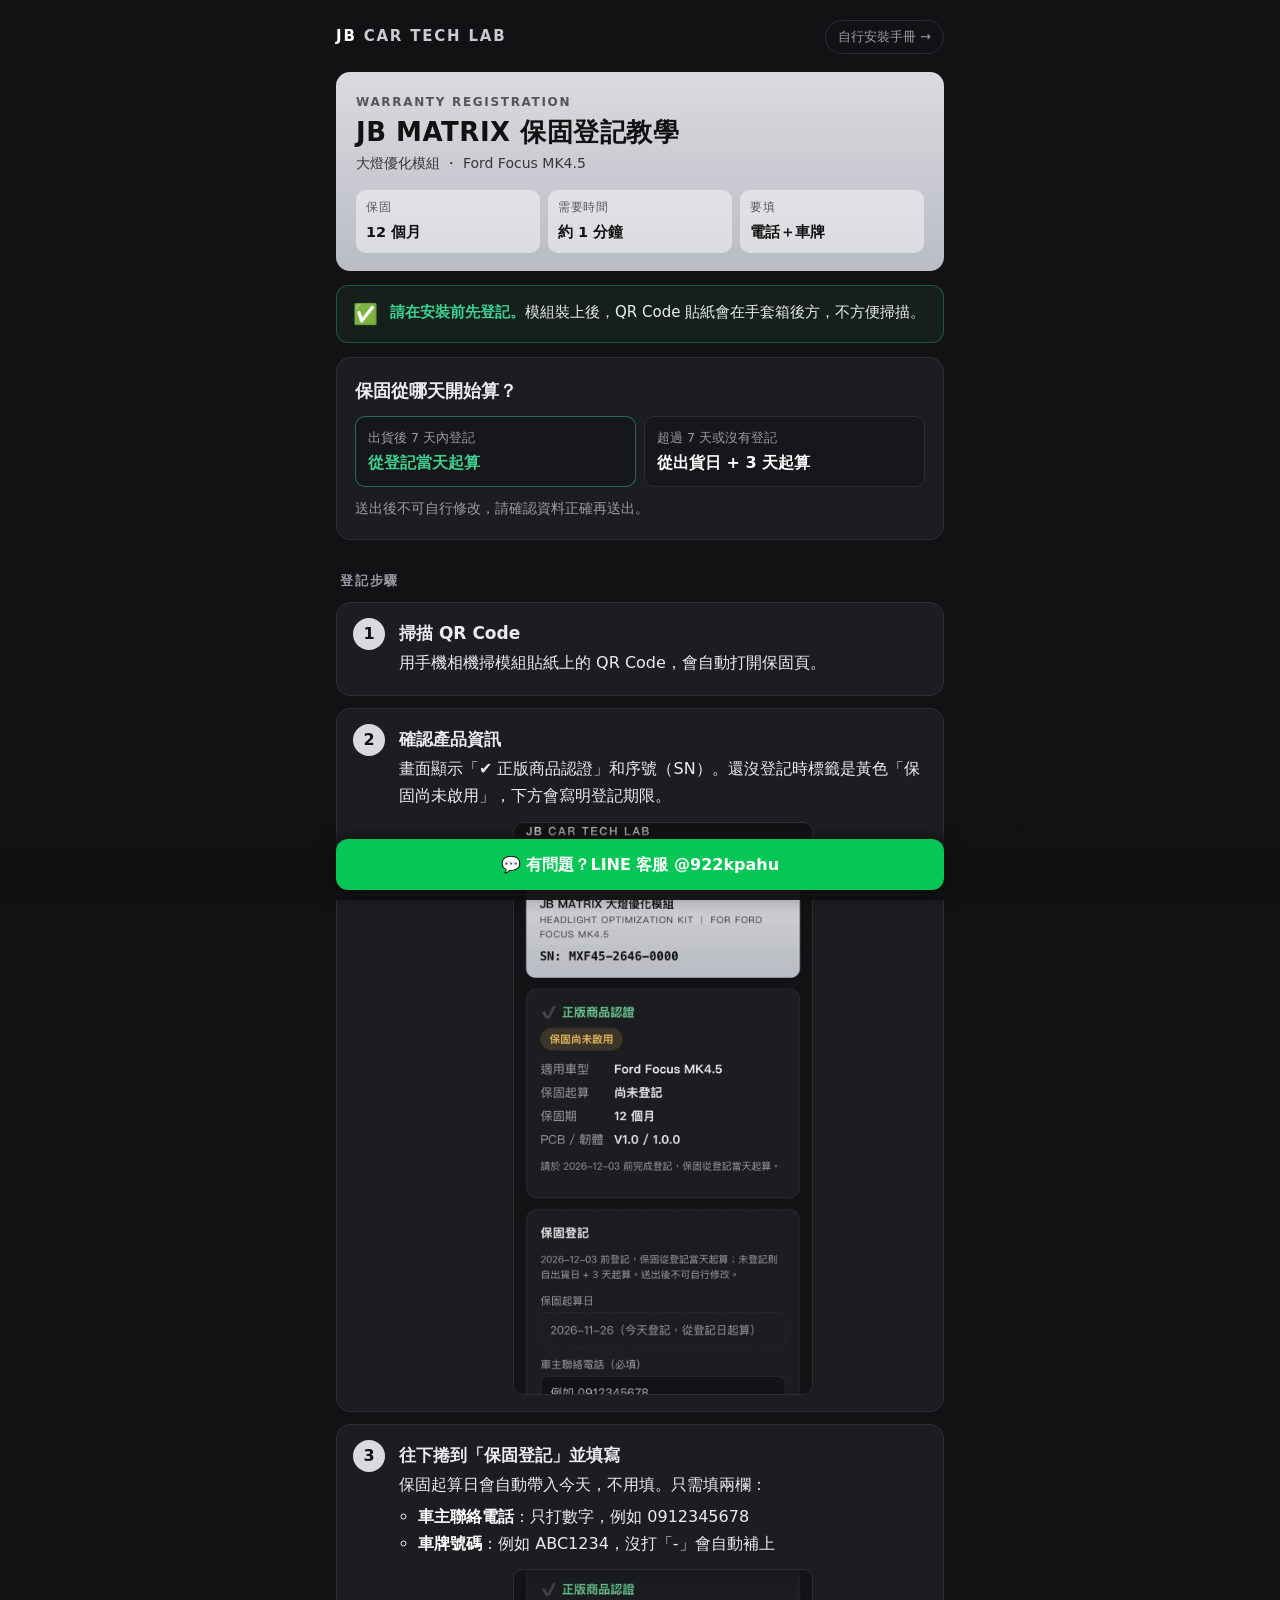
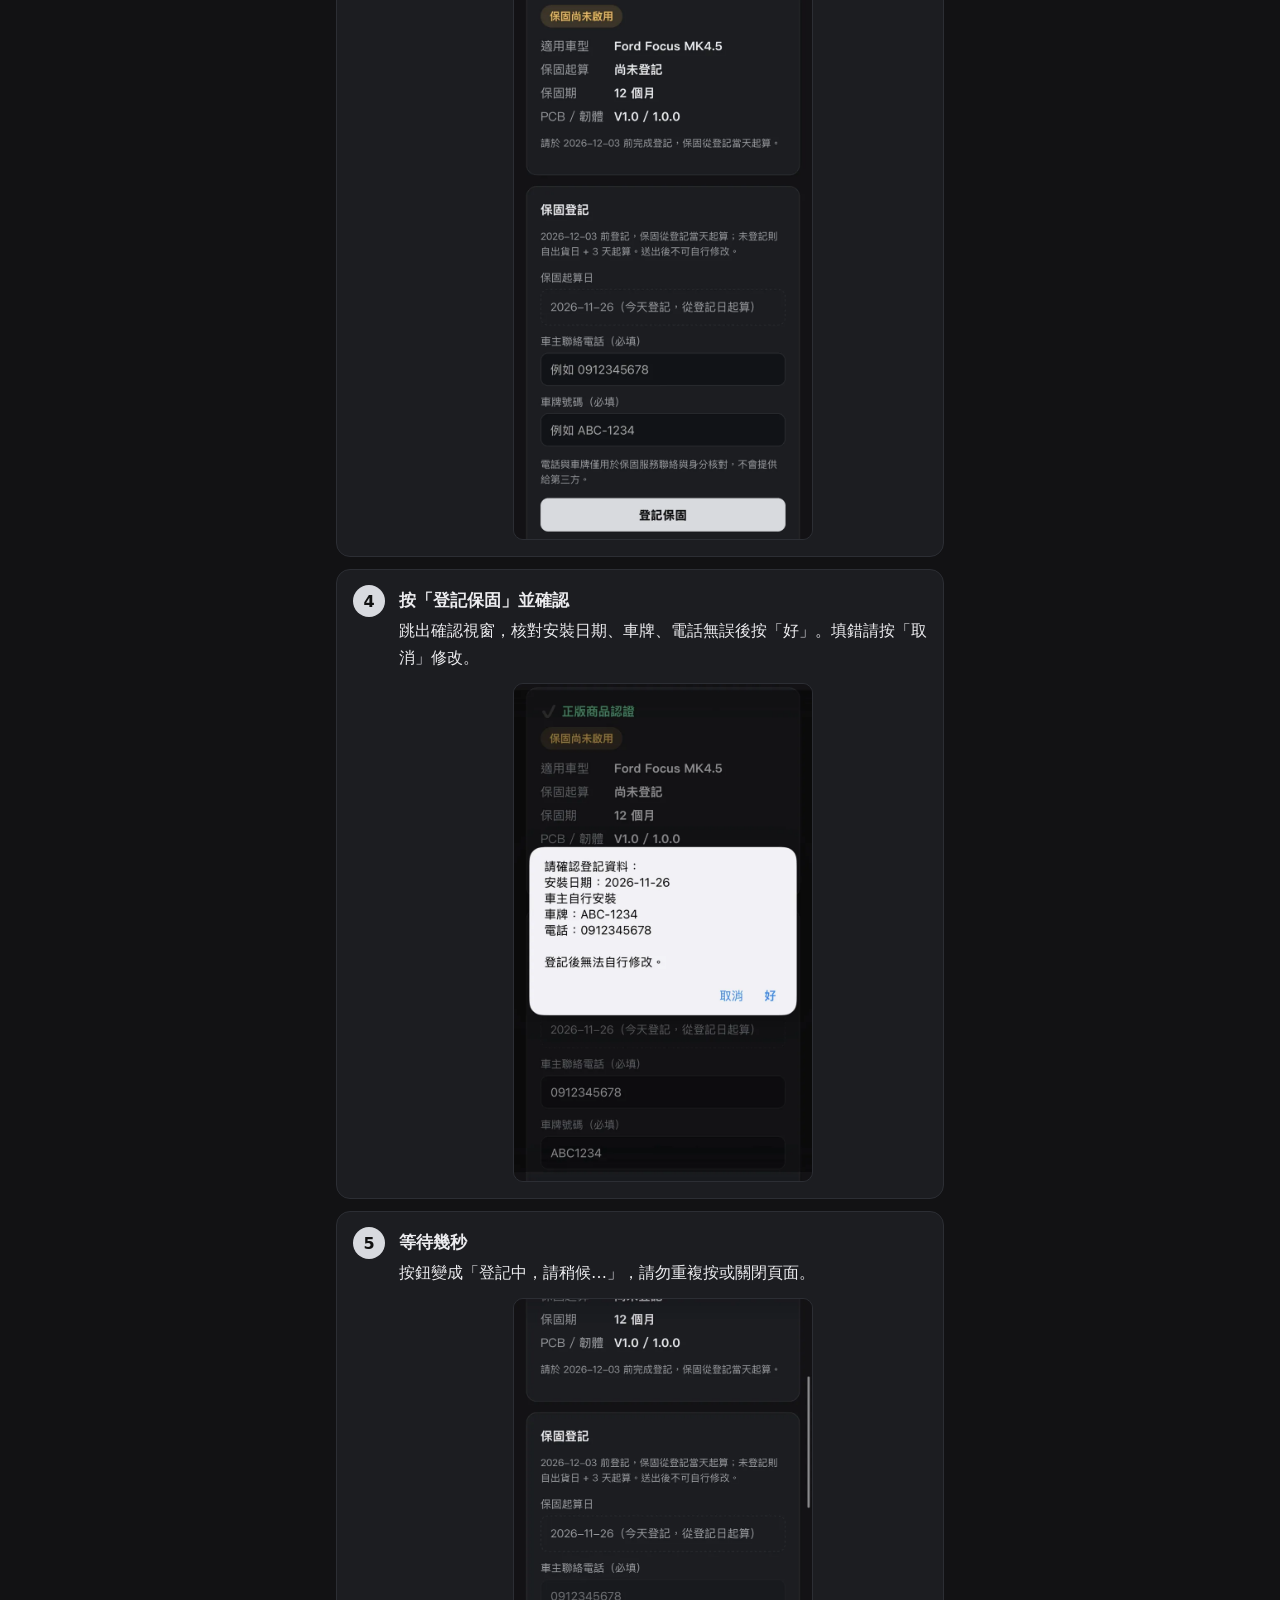
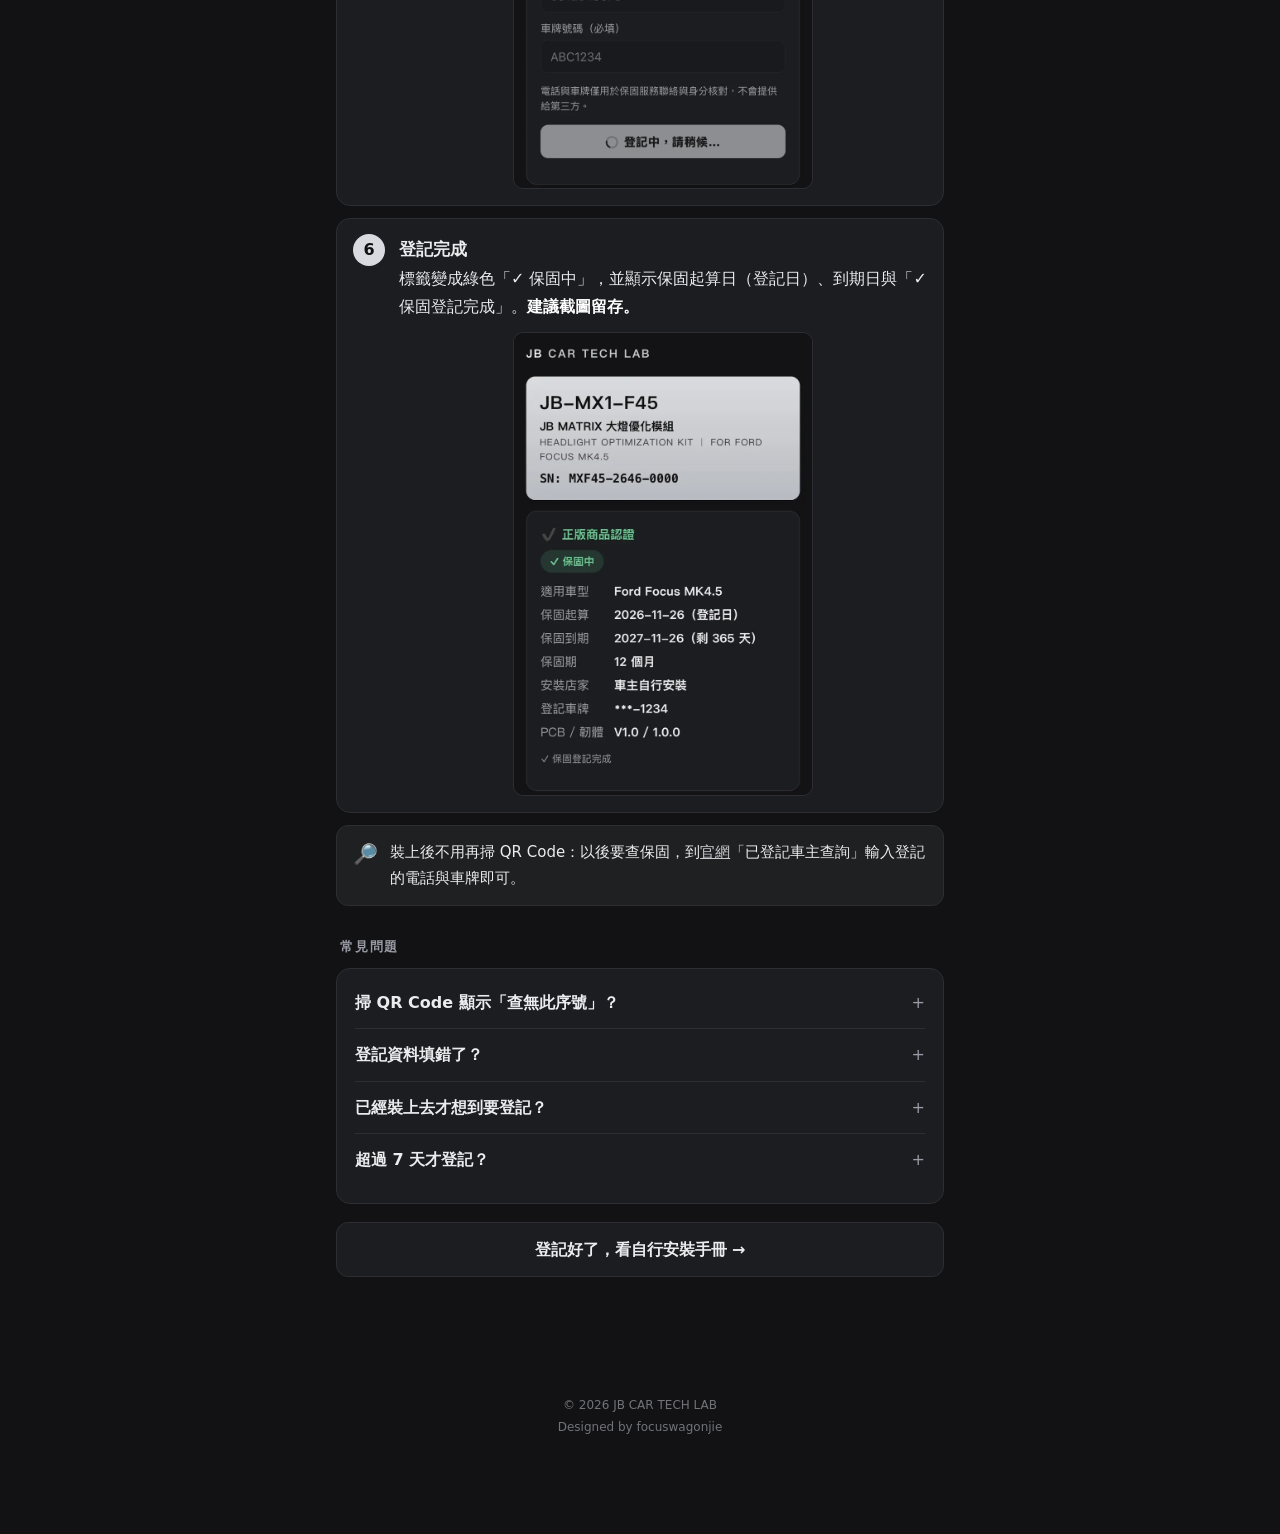
<file: register.html>
<!doctype html>
<html lang="zh-Hant">
<head>
<meta charset="utf-8">
<meta name="viewport" content="width=device-width,initial-scale=1,viewport-fit=cover">
<title>JB MATRIX 保固登記教學</title>
<meta name="description" content="JB MATRIX 大燈優化模組車主保固登記教學：掃產品 QR Code、填電話與車牌，約 1 分鐘完成。">
<meta name="theme-color" content="#121214">
<link rel="icon" href="data:image/svg+xml,%3Csvg xmlns='http://www.w3.org/2000/svg' viewBox='0 0 32 32'%3E%3Crect width='32' height='32' rx='6' fill='%23c9cbd0'/%3E%3Ctext x='16' y='22' font-family='Arial,sans-serif' font-size='15' font-weight='800' text-anchor='middle' fill='%23111'%3EJB%3C/text%3E%3C/svg%3E">
<link rel="stylesheet" href="guide/guide.css">
</head>
<body>
<main>
  <div class="top">
    <a class="logo" href="./"><b>JB</b> CAR TECH LAB</a>
    <a class="switch" href="install.html">自行安裝手冊 →</a>
  </div>

  <section class="hero">
    <div class="kicker">WARRANTY REGISTRATION</div>
    <h1>JB MATRIX 保固登記教學</h1>
    <div class="sub">大燈優化模組 ・ Ford Focus MK4.5</div>
    <div class="facts">
      <div class="fact"><span>保固</span><b>12 個月</b></div>
      <div class="fact"><span>需要時間</span><b>約 1 分鐘</b></div>
      <div class="fact"><span>要填</span><b>電話＋車牌</b></div>
    </div>
  </section>

  <div class="callout ok">
    <div class="ic">✅</div>
    <div><strong>請在安裝前先登記。</strong>模組裝上後，QR Code 貼紙會在手套箱後方，不方便掃描。</div>
  </div>

  <div class="card">
    <h2>保固從哪天開始算？</h2>
    <div class="rule">
      <div class="good"><span>出貨後 7 天內登記</span><b>從登記當天起算</b></div>
      <div><span>超過 7 天或沒有登記</span><b>從出貨日 + 3 天起算</b></div>
    </div>
    <p class="muted" style="margin:10px 0 0">送出後不可自行修改，請確認資料正確再送出。</p>
  </div>

  <div class="sec">登記步驟</div>
  <ol class="steps">
    <li class="step">
      <h3>掃描 QR Code</h3>
      <p>用手機相機掃模組貼紙上的 QR Code，會自動打開保固頁。</p>
    </li>
    <li class="step">
      <h3>確認產品資訊</h3>
      <p>畫面顯示「✔ 正版商品認證」和序號（SN）。還沒登記時標籤是黃色「保固尚未啟用」，下方會寫明登記期限。</p>
      <figure class="shot phone"><img src="guide/r2.webp" alt="登記前：正版認證、保固尚未啟用、登記期限" width="720" height="1380" loading="lazy"></figure>
    </li>
    <li class="step">
      <h3>往下捲到「保固登記」並填寫</h3>
      <p>保固起算日會自動帶入今天，不用填。只需填兩欄：</p>
      <ul>
        <li><b>車主聯絡電話</b>：只打數字，例如 0912345678</li>
        <li><b>車牌號碼</b>：例如 ABC1234，沒打「-」會自動補上</li>
      </ul>
      <figure class="shot phone"><img src="guide/r3.webp" alt="保固登記表單：起算日自動帶入，填電話與車牌" width="720" height="1376" loading="lazy"></figure>
    </li>
    <li class="step">
      <h3>按「登記保固」並確認</h3>
      <p>跳出確認視窗，核對安裝日期、車牌、電話無誤後按「好」。填錯請按「取消」修改。</p>
      <figure class="shot phone"><img src="guide/r4.webp" alt="確認視窗：核對登記資料後按「好」" width="720" height="1200" loading="lazy"></figure>
    </li>
    <li class="step">
      <h3>等待幾秒</h3>
      <p>按鈕變成「登記中，請稍候…」，請勿重複按或關閉頁面。</p>
      <figure class="shot phone"><img src="guide/r5.webp" alt="登記中，請稍候" width="720" height="1181" loading="lazy"></figure>
    </li>
    <li class="step">
      <h3>登記完成</h3>
      <p>標籤變成綠色「✓ 保固中」，並顯示保固起算日（登記日）、到期日與「✓ 保固登記完成」。<b>建議截圖留存。</b></p>
      <figure class="shot phone"><img src="guide/r6.webp" alt="登記完成：保固中、起算日為登記日" width="720" height="1117" loading="lazy"></figure>
    </li>
  </ol>

  <div class="callout info">
    <div class="ic">🔎</div>
    <div>裝上後不用再掃 QR Code：以後要查保固，到<a href="./">官網</a>「已登記車主查詢」輸入登記的電話與車牌即可。</div>
  </div>

  <div class="sec">常見問題</div>
  <div class="card">
    <details class="qa"><summary>掃 QR Code 顯示「查無此序號」？</summary><p>請拍下貼紙照片，傳給 LINE 客服。</p></details>
    <details class="qa"><summary>登記資料填錯了？</summary><p>送出後無法自行修改，請將序號與正確資料傳給 LINE 客服更正。</p></details>
    <details class="qa"><summary>已經裝上去才想到要登記？</summary><p>拆下手套箱下護板後用手機掃貼紙，或把序號傳給 LINE 客服協助。</p></details>
    <details class="qa"><summary>超過 7 天才登記？</summary><p>一樣可以登記，保固從出貨日 + 3 天起算。</p></details>
  </div>

  <a class="btn ghost next" href="install.html">登記好了，看自行安裝手冊 →</a>
</main>
<footer class="site-foot">© 2026 JB CAR TECH LAB<br>Designed by focuswagonjie</footer>
<div class="dock"><a href="https://lin.ee/WItu7Ju" target="_blank" rel="noopener">💬 有問題？LINE 客服 @922kpahu</a></div>
<div class="zoom" id="zoom" role="dialog" aria-label="放大圖片"><img alt=""></div>
<script>
  // 點圖放大，再點一下關閉
  const z = document.getElementById("zoom"), zi = z.querySelector("img");
  document.querySelectorAll(".shot img").forEach(img => img.addEventListener("click", () => { zi.src = img.src; zi.alt = img.alt; z.classList.add("on"); }));
  z.addEventListener("click", () => z.classList.remove("on"));
  document.addEventListener("keydown", e => { if (e.key === "Escape") z.classList.remove("on"); });
</script>
</body>
</html>
</file>
<file: guide/guide.css>
/* JB MATRIX 車主手冊共用樣式（install.html / register.html）— 與 index.html 同一套配色 */
:root{--bg:#121214;--card:#1c1d21;--card2:#16171a;--line:#2c2e34;--text:#ececef;--muted:#9a9ca5;--silver:#c9cbd0;
      --ok:#3ecf8e;--warn:#f5b84a;--bad:#ef5a5a;--accent:#d8dadf;--line-green:#06C755}
*{box-sizing:border-box}
html{scroll-behavior:smooth;-webkit-text-size-adjust:100%}
body{margin:0;background:var(--bg);color:var(--text);font-family:"Microsoft JhengHei","PingFang TC","Noto Sans TC",system-ui,sans-serif;line-height:1.7;font-size:16px}
main{max-width:640px;margin:0 auto;padding:20px 16px 110px}
a{color:var(--silver)}
b,strong{color:#fff}

/* 頁首 */
.top{display:flex;align-items:center;justify-content:space-between;gap:10px;margin-bottom:18px}
.logo{font-weight:800;letter-spacing:.12em;font-size:15px;color:var(--silver);text-decoration:none}
.logo b{color:#fff}
.switch{font-size:13px;color:var(--muted);text-decoration:none;border:1px solid var(--line);border-radius:999px;padding:5px 12px;white-space:nowrap}

/* 銀色名牌（同保固頁） */
.hero{background:linear-gradient(180deg,#d9dbe0,#b9bcc3);color:#111;border-radius:14px;padding:20px 20px 18px;margin-bottom:14px}
.hero .kicker{font-size:12px;letter-spacing:.14em;font-weight:700;opacity:.65}
.hero h1{margin:4px 0 2px;font-size:26px;line-height:1.3;letter-spacing:.02em;color:#111}
.hero .sub{font-size:14px;opacity:.8}
.facts{display:grid;grid-template-columns:repeat(3,1fr);gap:8px;margin-top:14px}
.fact{background:rgba(255,255,255,.45);border-radius:10px;padding:8px 10px}
.fact span{display:block;font-size:11.5px;opacity:.65;letter-spacing:.05em}
.fact b{color:#111;font-size:14.5px}

/* 卡片與區塊 */
.card{background:var(--card);border:1px solid var(--line);border-radius:14px;padding:18px;margin-bottom:14px}
.card h2{font-size:18px;margin:0 0 10px}
.sec{font-size:13px;color:var(--muted);letter-spacing:.14em;margin:30px 4px 10px;font-weight:700}
ul.clean{margin:0;padding-left:1.2em}
ul.clean li{margin:3px 0}
.muted{color:var(--muted);font-size:14px}

/* 提示框 */
.callout{display:flex;gap:12px;border-radius:12px;padding:14px 16px;margin-bottom:14px;font-size:15px}
.callout .ic{flex:none;font-size:20px;line-height:1.4}
.callout.warn{background:rgba(245,184,74,.1);border:1px solid rgba(245,184,74,.35)}
.callout.warn strong{color:var(--warn)}
.callout.info{background:rgba(201,203,208,.07);border:1px solid var(--line)}
.callout.ok{background:rgba(62,207,142,.08);border:1px solid rgba(62,207,142,.3)}
.callout.ok strong{color:var(--ok)}

/* 目錄 */
.toc{display:flex;flex-wrap:wrap;gap:8px;margin:0 0 6px}
.toc a{font-size:14px;text-decoration:none;color:var(--text);background:var(--card);border:1px solid var(--line);border-radius:999px;padding:6px 13px}

/* 規則表 */
.rule{display:grid;grid-template-columns:1fr 1fr;gap:8px;margin-top:4px}
.rule div{background:var(--card2);border:1px solid var(--line);border-radius:10px;padding:10px 12px}
.rule span{display:block;font-size:12.5px;color:var(--muted)}
.rule b{font-size:16px}
.rule .good{border-color:rgba(62,207,142,.45)}
.rule .good b{color:var(--ok)}

/* 步驟 */
.steps{counter-reset:s;list-style:none;margin:0;padding:0}
.step{position:relative;background:var(--card);border:1px solid var(--line);border-radius:14px;padding:16px 16px 14px 62px;margin-bottom:12px}
.step::before{counter-increment:s;content:counter(s);position:absolute;left:16px;top:15px;width:32px;height:32px;border-radius:50%;
  background:var(--accent);color:#111;font-weight:800;display:flex;align-items:center;justify-content:center;font-size:16px}
.step h3{margin:2px 0 4px;font-size:17px;line-height:1.45}
.step p{margin:0 0 4px}
.step ul{margin:4px 0;padding-left:1.2em}
.step ul.wire{list-style:none;padding:0;margin:8px 0}
.step ul.wire li{margin:6px 0;padding-left:1.6em;text-indent:-1.6em}
.step ul.wire li>b:first-child{display:inline-block;width:1.6em;text-indent:0;color:var(--accent,inherit)}
.shot{margin:12px 0 2px 0}
.shot img{display:block;width:100%;height:auto;border-radius:10px;border:1px solid var(--line);cursor:zoom-in;background:#000}
.shot.phone img{max-width:300px;margin:0 auto}
.shot figcaption{font-size:12.5px;color:var(--muted);margin-top:6px;text-align:center}
.shots2{display:grid;grid-template-columns:1fr 1fr;gap:8px}
@media (max-width:420px){.step{padding-left:16px}.step::before{position:static;margin-bottom:8px}}

/* 自檢 */
.beeps{display:grid;gap:8px;margin:10px 0 6px}
.beep{display:flex;align-items:center;gap:12px;background:var(--card2);border:1px solid var(--line);border-radius:10px;padding:10px 12px}
.beep .n{flex:none;font-weight:800;font-size:15px;min-width:74px}
.beep .dots{display:flex;gap:5px}
.beep .dots i{width:12px;height:12px;border-radius:50%;background:var(--ok);display:block}
.beep .t{color:var(--muted);font-size:14px}

/* 常見問題 */
details.qa{border-top:1px solid var(--line);padding:12px 0}
details.qa:first-of-type{border-top:0;padding-top:2px}
details.qa summary{cursor:pointer;font-weight:700;list-style:none;display:flex;justify-content:space-between;gap:10px}
details.qa summary::-webkit-details-marker{display:none}
details.qa summary::after{content:"+";color:var(--muted);font-weight:400}
details.qa[open] summary::after{content:"−"}
details.qa p{margin:8px 0 0;color:var(--text)}

/* 按鈕 */
.btn{display:block;text-align:center;padding:13px;border-radius:12px;font-weight:800;text-decoration:none;font-size:16px}
.btn.line{background:var(--line-green);color:#fff}
.btn.ghost{border:1px solid var(--line);color:var(--text);background:var(--card)}
.btn small{display:block;font-weight:600;font-size:12.5px;opacity:.9}
.next{margin-top:18px}

/* 底部固定 LINE 按鈕 */
.dock{position:fixed;left:0;right:0;bottom:0;padding:10px 16px calc(10px + env(safe-area-inset-bottom));background:linear-gradient(180deg,rgba(18,18,20,0),rgba(18,18,20,.96) 35%);z-index:5}
.dock a{max-width:608px;margin:0 auto;display:flex;align-items:center;justify-content:center;gap:8px;padding:12px;border-radius:12px;background:var(--line-green);color:#fff;font-weight:800;text-decoration:none;box-shadow:0 6px 20px rgba(0,0,0,.4)}

/* 頁尾 */
.site-foot{text-align:center;font-size:12px;line-height:1.8;color:var(--muted);opacity:.7;padding:8px 16px 96px}

/* 點圖放大 */
.zoom{position:fixed;inset:0;background:rgba(0,0,0,.92);display:none;align-items:center;justify-content:center;z-index:10;cursor:zoom-out;padding:12px}
.zoom.on{display:flex}
.zoom img{max-width:100%;max-height:100%;border-radius:8px}
</file>
